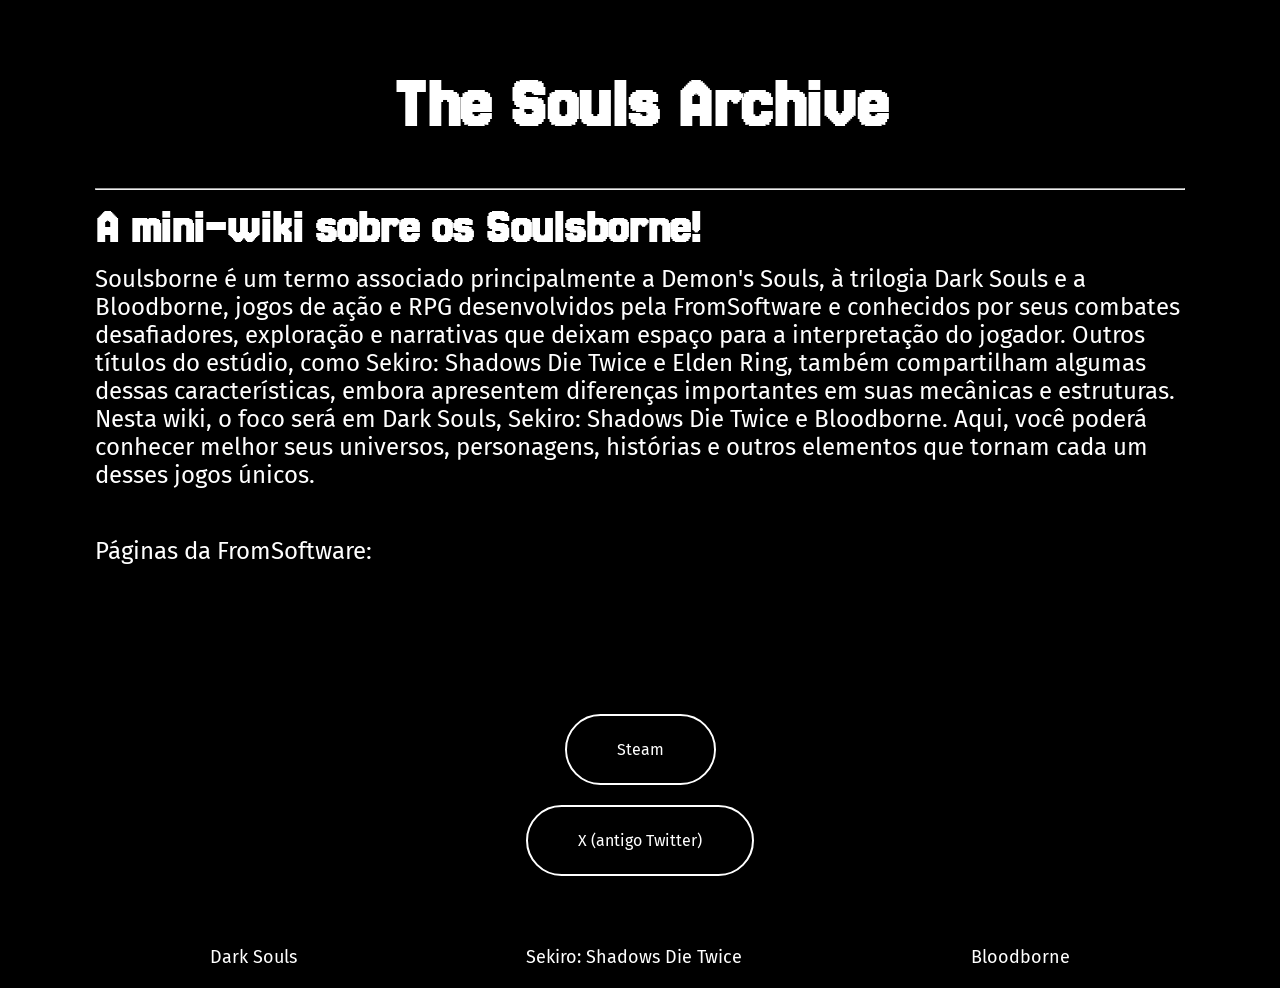
<file: souls-archive/index.html>
<!DOCTYPE html>
<html lang="pt-br">

<head>
    <meta charset="UTF-8">
    <meta name="viewport" content="width=device-width, initial-scale=1.0">
    <title>The Souls Archive</title>
    <link rel="stylesheet" href="css/style.css">
    <link rel="preconnect" href="https://fonts.googleapis.com">
    <link rel="preconnect" href="https://fonts.gstatic.com" crossorigin>
    <link href="https://fonts.googleapis.com/css2?family=Fira+Sans&family=Jersey+25&display=swap" rel="stylesheet">
</head>

<body>

    <header>
        <h1>The Souls Archive</h1>
        <hr>
    </header>

    <main>
        <h2>A mini-wiki sobre os Soulsborne!</h2>
        <p>
            Soulsborne é um termo associado principalmente a Demon's Souls, à trilogia Dark Souls e a Bloodborne, jogos
            de ação e RPG desenvolvidos pela FromSoftware e conhecidos por seus combates desafiadores, exploração e
            narrativas que deixam espaço para a interpretação do jogador. Outros títulos do estúdio, como Sekiro:
            Shadows Die Twice e Elden Ring, também compartilham algumas dessas características, embora apresentem
            diferenças importantes em suas mecânicas e estruturas. <br> Nesta wiki, o foco será em Dark Souls, Sekiro: Shadows Die Twice e Bloodborne. Aqui, você poderá conhecer
            melhor seus universos, personagens, histórias e outros elementos que tornam cada um desses jogos únicos.
        </p>

        <p>Páginas da FromSoftware:</p>

        <div id="buttons">
            <a href="https://store.steampowered.com/curator/45188208-FromSoftware-Inc/?l=portuguese" id="steam"
                target="_blank" rel="noopener noreferrer">Steam</a>
            <a href="https://x.com/fromsoftware_pr" id="x" target="_blank" rel="noopener noreferrer"
                rel="noopener noreferrer">X (antigo Twitter) </a>
        </div>
    </main>

    <footer>
        <nav aria-label="Navegação pelos jogos">
            <a href="dark-souls.html" class="game-link">Dark Souls</a>
            <a href="sekiro.html" class="game-link">Sekiro: Shadows Die Twice</a>
            <a href="bloodborne.html" class="game-link">Bloodborne</a>
        </nav>
    </footer>

</body>

</html>
</file>
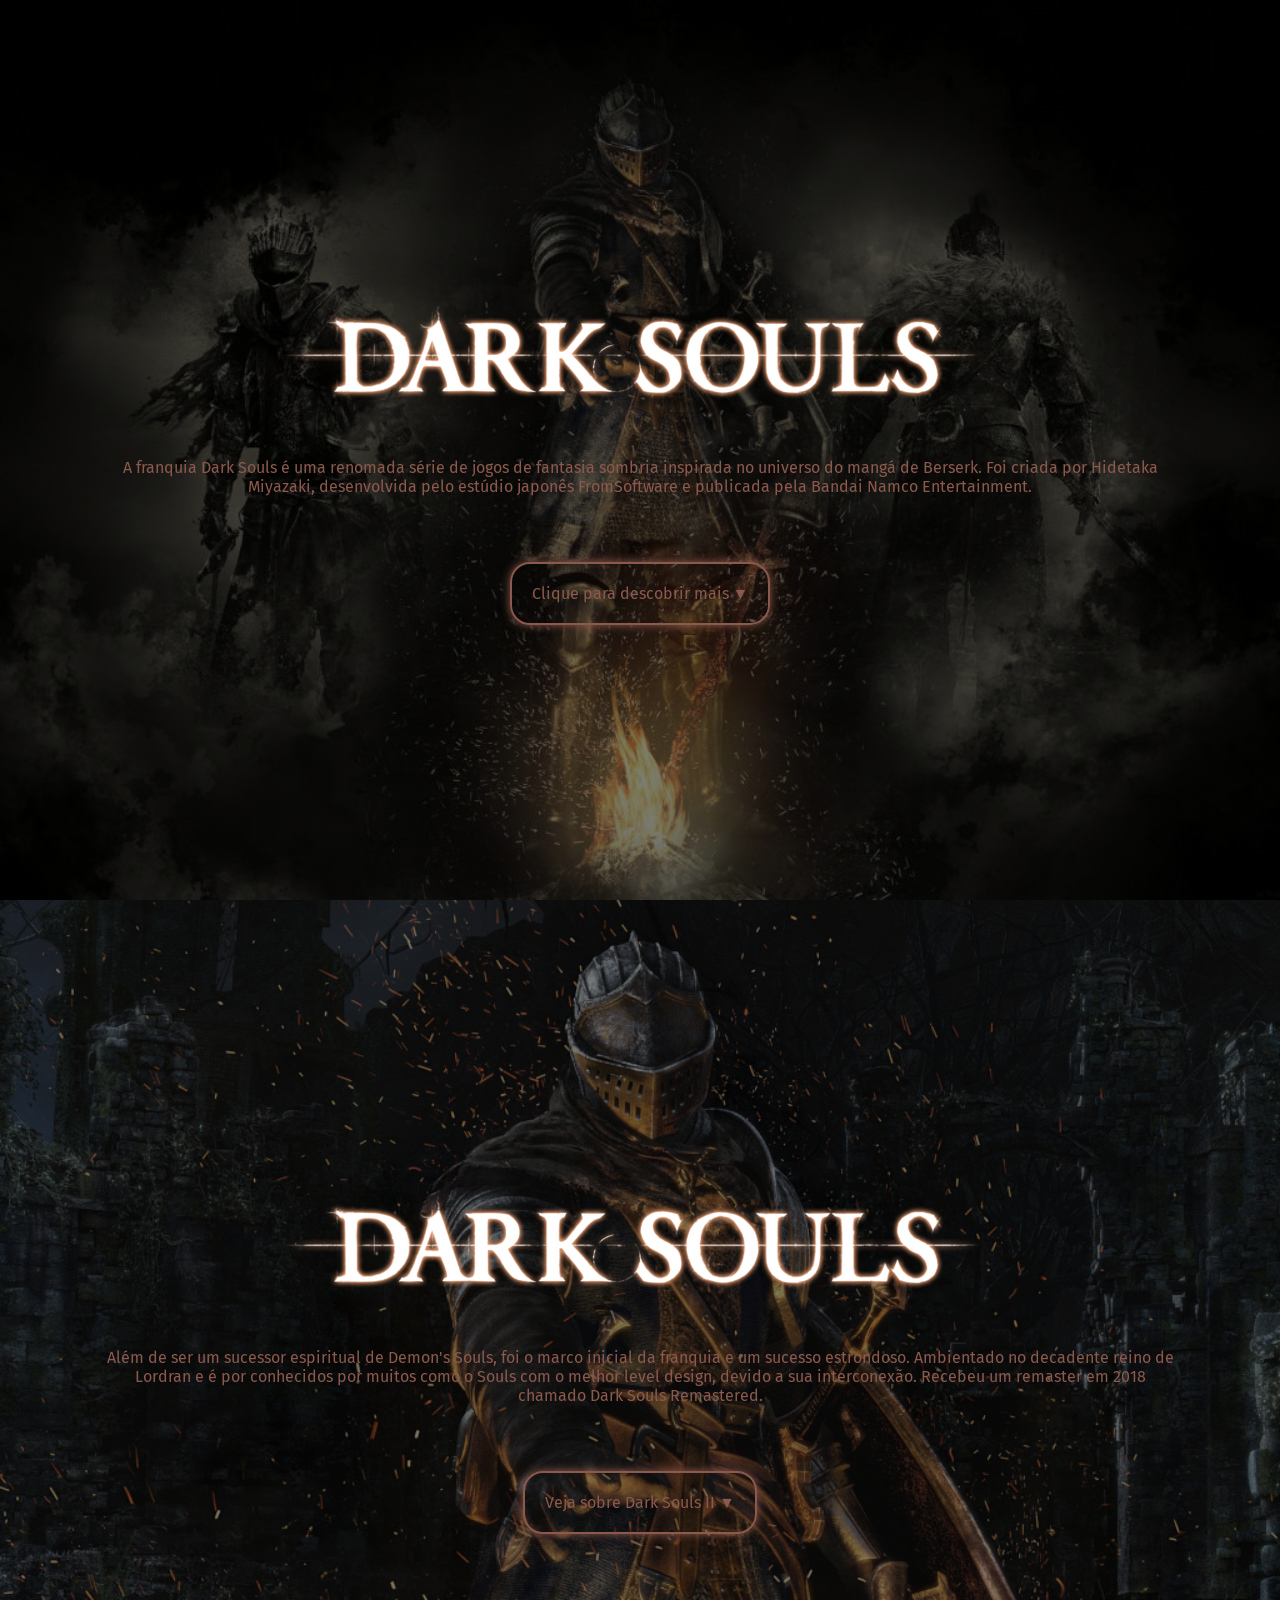
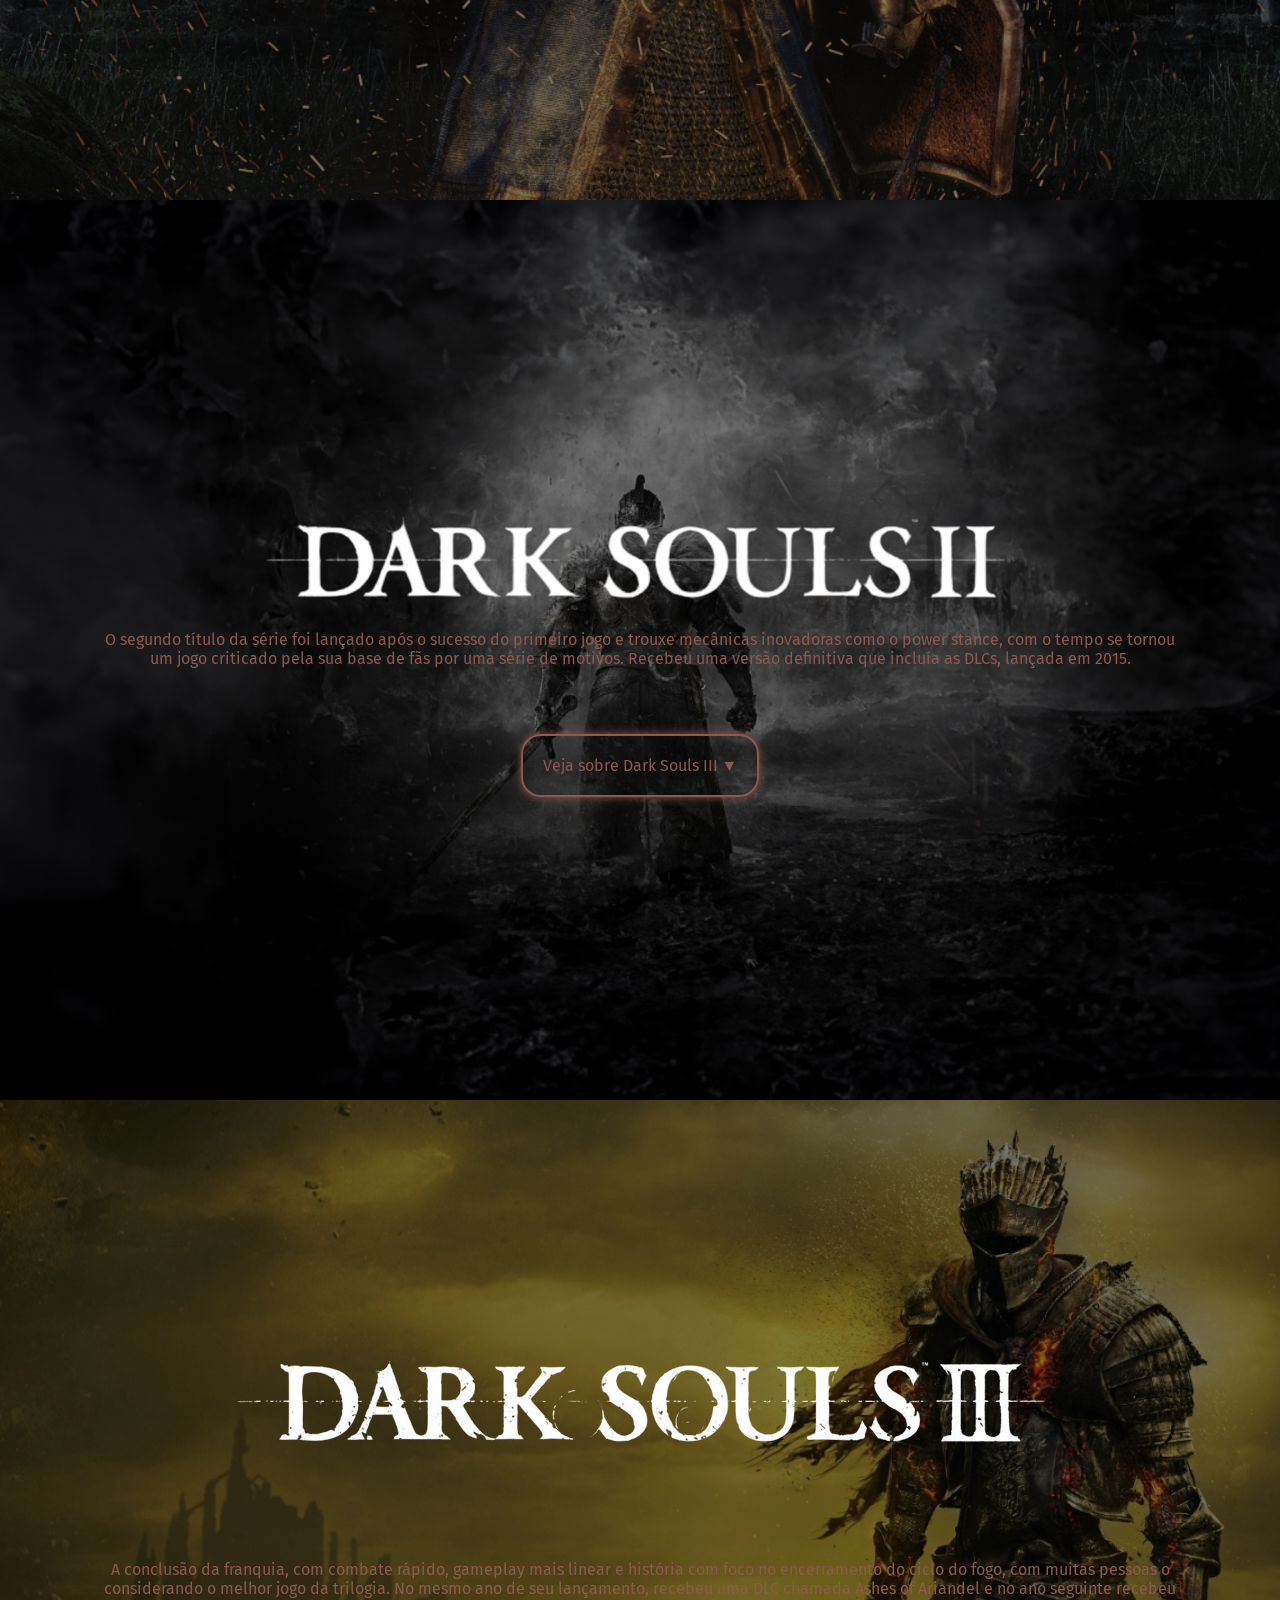
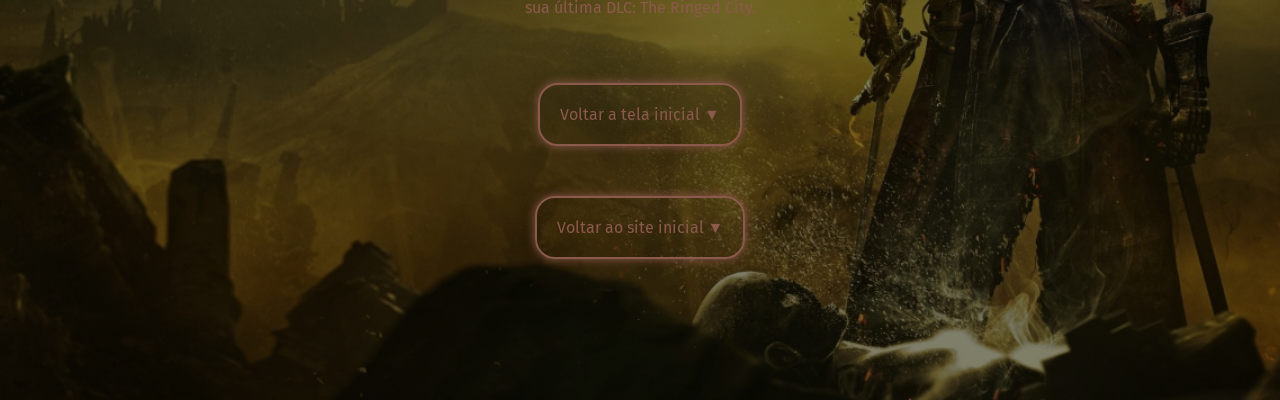
<file: souls-archive/dark-souls.html>
<!DOCTYPE html>
<html lang="pt-br">

<head>
    <meta charset="UTF-8">
    <meta name="viewport" content="width=device-width, initial-scale=1.0">
    <title>Dark Souls</title>
    <link rel="stylesheet" href="css/darksouls.css">
    <link rel="preconnect" href="https://fonts.googleapis.com">
    <link rel="preconnect" href="https://fonts.gstatic.com" crossorigin>
    <link href="https://fonts.googleapis.com/css2?family=Fira+Sans&family=Jersey+25&display=swap" rel="stylesheet">
</head>

<body>
    <section id="intro">
        <picture>
            <img src="images/ds-logo.png" alt="Logo do Dark Souls">
        </picture>
        <p>A franquia Dark Souls é uma renomada série de jogos de fantasia sombria inspirada no universo do mangá de
            Berserk. Foi criada por Hidetaka Miyazaki, desenvolvida pelo estúdio japonês FromSoftware e publicada pela
            Bandai Namco Entertainment.
        </p>

        <a href="#content">Clique para descobrir mais ▼</a>
    </section>

    <main id="content">
        <section id="ds1">
            <picture>
                <img src="images/ds-logo.png" alt="Logo do Dark Souls 1">
            </picture>
            <p>Além de ser um sucessor espiritual de Demon's Souls, foi o marco inicial da franquia e um sucesso
                estrondoso. Ambientado no decadente reino de Lordran e é por conhecidos por muitos como o Souls com o
                melhor level design, devido a sua interconexão. Recebeu um remaster em 2018 chamado Dark Souls
                Remastered.
            </p>
            <a href="#ds2">Veja sobre Dark Souls II ▼</a>
        </section>
        <section id="ds2">
            <picture>
                <img src="images/ds2-logo.png" alt="Logo do Dark Souls 2" id="ds2-logo">
            </picture>
            <p>O segundo título da série foi lançado após o sucesso do primeiro jogo e trouxe mecânicas inovadoras como
                o power stance, com o tempo se tornou um jogo criticado pela sua base de fãs por uma série de motivos.
                Recebeu uma versão definitiva que incluía as DLCs, lançada em 2015.
            </p>
            <a href="#ds3">Veja sobre Dark Souls III ▼</a>
        </section>
        <section id="ds3">
            <picture>
                <img src="images/ds3-logo.png" alt="Logo do Dark Souls 3" id="ds3-logo">
            </picture>
            <p>A conclusão da franquia, com combate rápido, gameplay mais linear e história com foco no encerramento do
                ciclo do fogo, com muitas pessoas o considerando o melhor jogo da trilogia. No mesmo ano de seu
                lançamento, recebeu uma DLC chamada Ashes of Ariandel e no ano seguinte recebeu sua última DLC: The
                Ringed City.
            </p>
            <a href="#intro">Voltar a tela inicial ▼</a>
            <a href="index.html">Voltar ao site inicial ▼</a>
        </section>
    </main>

</body>

</html>
</file>
<file: souls-archive/css/style.css>
body {
    display: flex;
    flex-direction: column;
    margin: 0;
    min-height: 100dvh;
    width: 100%;
    background-image: url(https://static0.gamerantimages.com/wordpress/wp-content/uploads/2024/01/every-soulsborne-game-ranked-by-lore.jpg);
    /* linear-gradient(rgba(0, 0, 0, 0.5), rgba(0, 0, 0, 0.5)), */
    background-repeat: no-repeat;
    background-size: cover;
    background-position: center;
    background-color: black;
}

header {
    color: white;
    background-color: rgba(0, 0, 0, 0.5);
    margin: 0 75px;
    padding: 20px;
}

main {
    display: flex;
    flex: 1;
    justify-content: center;
    align-items: left;
    flex-direction: column;
    flex-wrap: wrap;
    margin: 0 75px;
    padding: 20px;
    box-sizing: border-box;

    background-color: rgba(0, 0, 0, 0.5);
    color: white;
}

h1 {
    font-family: "Jersey 25", sans-serif;
    font-size: 72px;
    text-align: center;
}

h2 {
    font-family: "Jersey 25", sans-serif;
    font-size: 48px;

    transform: translateY(-75px);
}

p {
    font-family: "Fira Sans", sans-serif;
    font-size: 24px;

    transform: translateY(-125px);
}

#buttons {
    display: flex;
    justify-content: center;
    align-items: center;
    flex-direction: column;

    gap: 20px;
    box-sizing: border-box;
}

#steam {
    color: white;
    text-decoration: none;
    font-family: "Fira Sans", sans-serif;

    border: 2px solid white;
    border-radius: 50px;
    padding: 24px 50px;
    transition: all 0.3s ease;
}

#steam:hover {
    background-color: white;
    color: black;
    transform: translateY(-3px)
}

#steam:active {
    transform: translate(1px);
}

#x {
    color: white;
    text-decoration: none;
    font-family: "Fira Sans", sans-serif;

    border: 2px solid white;
    border-radius: 50px;
    padding: 24px 50px;
    transition: all 0.3s ease;
}

#x:hover {
    background-color: white;
    color: black;
    transform: translateY(-3px)
}

#x:active {
    transform: translate(1px);
}

nav {
    display: flex;
    flex-direction: row;
    justify-content: space-around;
    align-items: flex-end;
    margin-top: auto;
}

nav a {
    display: inline-block;
    text-decoration: none;
    position: relative;
}

nav a::after {
    display: flex;
    content: "";
    position: absolute;
    width: 0;
    height: 2px;
    bottom: -5px;
    left: 0;
    background-color: white;
    transition: width 0.3s ease;
}

nav a:hover:after {
    width: 100%;
}

footer {
    margin-top: auto;
    margin: 0 75px;
    padding: 20px;
    box-sizing: border-box;

    background-color: rgba(0, 0, 0, 0.5);
}

.game-link {
    font-family: "Fira Sans", sans-serif;
    font-size: 18px;
    margin-top: 30px;
    color: white;
}

@media screen and (max-width: 768px) {
    body {
        background-position: 40% 80%;
    }

    header {
        margin: inherit;
        padding: 10px;
    }

    main {
        margin: inherit;
        padding: 10px;
    }

    h1 {
        font-size: 48px;
    }

    h2 {
        font-size: 28px;
        transform: translateY(-40px);
    }

    p {
        font-size: 15px;
        transform: translateY(-70px)
    }

    footer {
        margin: inherit;
        padding: 10px;
    }

    .game-link {
        font-size: 12px;
    }
}
</file>
<file: souls-archive/css/darksouls.css>
html,
body {
    margin: 0;
    padding: 0;
    background-color: #191308;
    scroll-behavior: smooth;
}

#intro {
    display: flex;
    min-height: 100dvh;
    width: 100%;
    flex-direction: column;
    justify-content: center;
    align-items: center;
    text-align: center;
    margin: 0;
    padding: 0 100px;
    box-sizing: border-box;
    font-family: "Fira Sans", sans-serif;

    background: linear-gradient(rgba(0, 0, 0, 0.5), rgba(0, 0, 0, 0.5)), url(/souls-archive/images/all-ds.jpg);
    background-repeat: no-repeat;
    background-position: center;
    background-size: cover;

    color: #8C594D;
}

#intro a,
#ds1 a,
#ds2 a,
#ds3 a {
    border: 2px solid #8C594D;
    box-shadow: 0 0 10px #8C594D;
    color: #8C594D;

    font-family: "Fira Sans", sans-serif;
    text-decoration: none;
    margin-top: 50px;
    padding: 20px;
    border-radius: 20px;
    transition: 0.3s ease;
}

#intro a:hover,
#ds1 a:hover,
#ds2 a:hover,
#ds3 a:hover {
    background-color: #8C594D;
    box-shadow: 0 0 20px #8C594D;
    color: white;
}

#ds1 {
    display: flex;
    min-height: 100dvh;
    width: 100%;
    flex-direction: column;
    justify-content: center;
    align-items: center;
    text-align: center;
    margin: 0;
    padding: 0 100px;
    box-sizing: border-box;
    font-family: "Fira Sans", sans-serif;

    background: linear-gradient(rgba(0, 0, 0, 0.5), rgba(0, 0, 0, 0.5)), url(/souls-archive/images/ds1-background.jpg);
    background-repeat: no-repeat;
    background-position: center;
    background-size: cover;

    color: #8C594D;
}

#ds2 {
    display: flex;
    min-height: 100dvh;
    width: 100%;
    flex-direction: column;
    justify-content: center;
    align-items: center;
    text-align: center;
    margin: 0;
    padding: 0 100px;
    box-sizing: border-box;
    font-family: "Fira Sans", sans-serif;

    background: linear-gradient(rgba(0, 0, 0, 0.5), rgba(0, 0, 0, 0.5)), url(/souls-archive/images/ds2-background.jpeg);
    background-repeat: no-repeat;
    background-position: center;
    background-size: cover;

    color: #8C594D;
}

#ds3 {
    display: flex;
    min-height: 100dvh;
    width: 100%;
    flex-direction: column;
    justify-content: center;
    align-items: center;
    text-align: center;
    margin: 0;
    padding: 0 100px;
    box-sizing: border-box;
    font-family: "Fira Sans", sans-serif;

    background: linear-gradient(rgba(0, 0, 0, 0.5), rgba(0, 0, 0, 0.5)), url(/souls-archive/images/ds3-background.jpeg);
    background-repeat: no-repeat;
    background-position: center;
    background-size: cover;

    color: #8C594D;
}

@media screen and (max-width: 768px) {

    #intro a,
    #ds1 a,
    #ds2 a,
    #ds3 a {
        margin-top: 30px;
        padding: 10px;
    }
}
</file>
